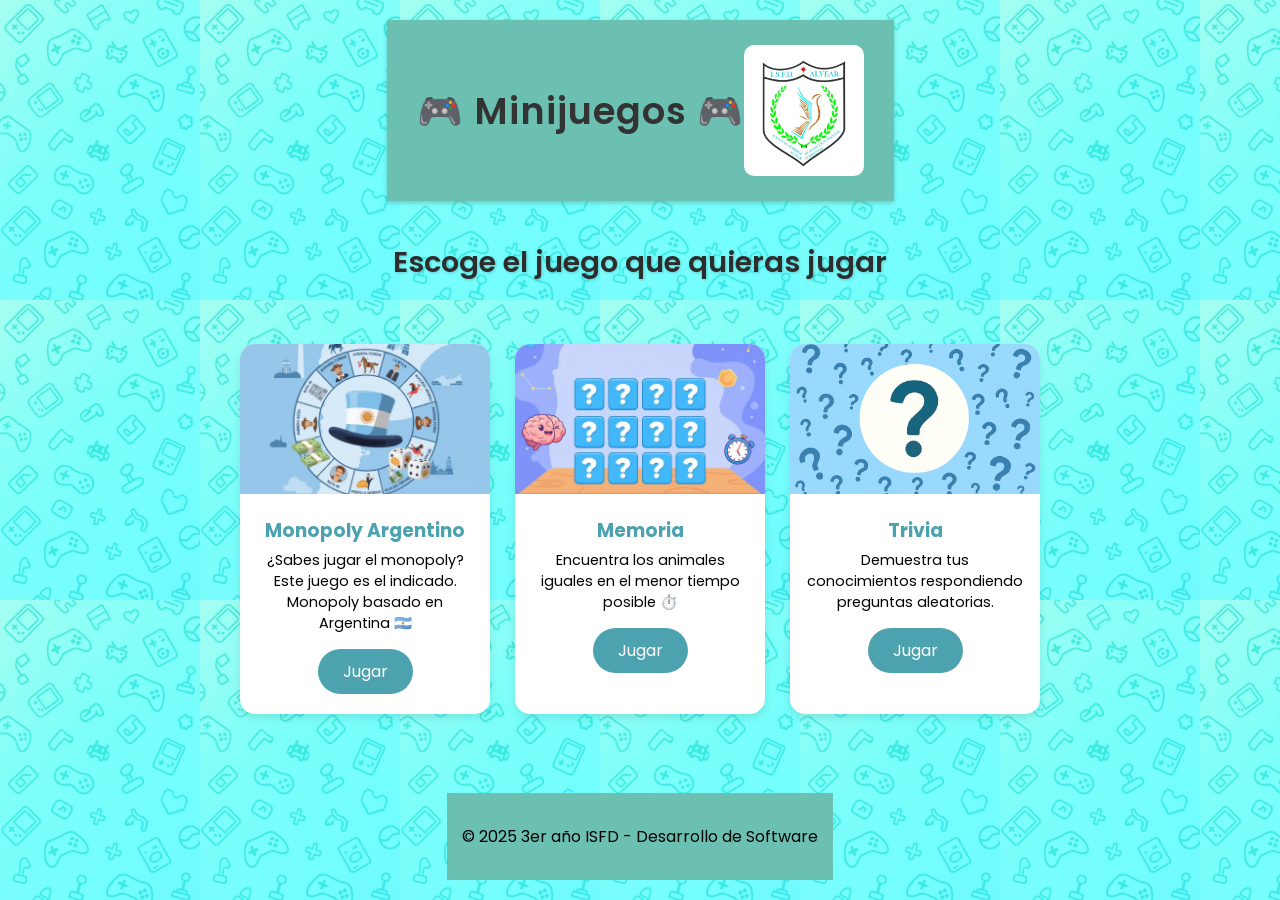
<file: index.html>
<!DOCTYPE html>
<html lang="es">
<head>
    <meta charset="UTF-8">
    <meta name="viewport" content="width=device-width, initial-scale=1.0">
    <title>Expo2025</title>
    <link rel="stylesheet" href="css/style.css">
    <link rel="stylesheet" href="/css/memotest.css">
</head>
<body>
    <header>
        <div class="header-content">
            <div class="titulo">
                <h1>🎮 Minijuegos 🎮</h1>
            </div>
            <img src="img/Escudo del instituto.png" alt="Imagen juegos" class="header-img">
        </div>
    </header>

    <section class="subtitulo">
        <h2>Escoge el juego que quieras jugar</h2>
    </section>

    <main>
        <div class="juego">
            <img src="img/monopolyarg.jpg" alt="Juego 1">
            <h3>Monopoly Argentino</h3>
            <p>¿Sabes jugar el monopoly? Este juego es el indicado.
                Monopoly basado en Argentina 🇦🇷
            </p>
            <a href="/monopoly.html">Jugar</a>
        </div>

        <div class="juego">
            <img src="img/memoria.jpg" alt="Juego 2">
            <h3>Memoria</h3>
            <p>Encuentra los animales iguales en el menor tiempo posible ⏱️</p>
            <a href="/memotest.html"m>Jugar</a>
        </div>

        <div class="juego">
            <img src="img/trivia2.jpg" alt="Juego 3">
            <h3>Trivia</h3>
            <p>Demuestra tus conocimientos respondiendo preguntas aleatorias.</p>
            <a href="/trivia.html">Jugar</a>
        </div>
    </main>

    <footer>
        <p>© 2025 3er año ISFD - Desarrollo de Software</p>
    </footer>
</body>
</html>
</file>
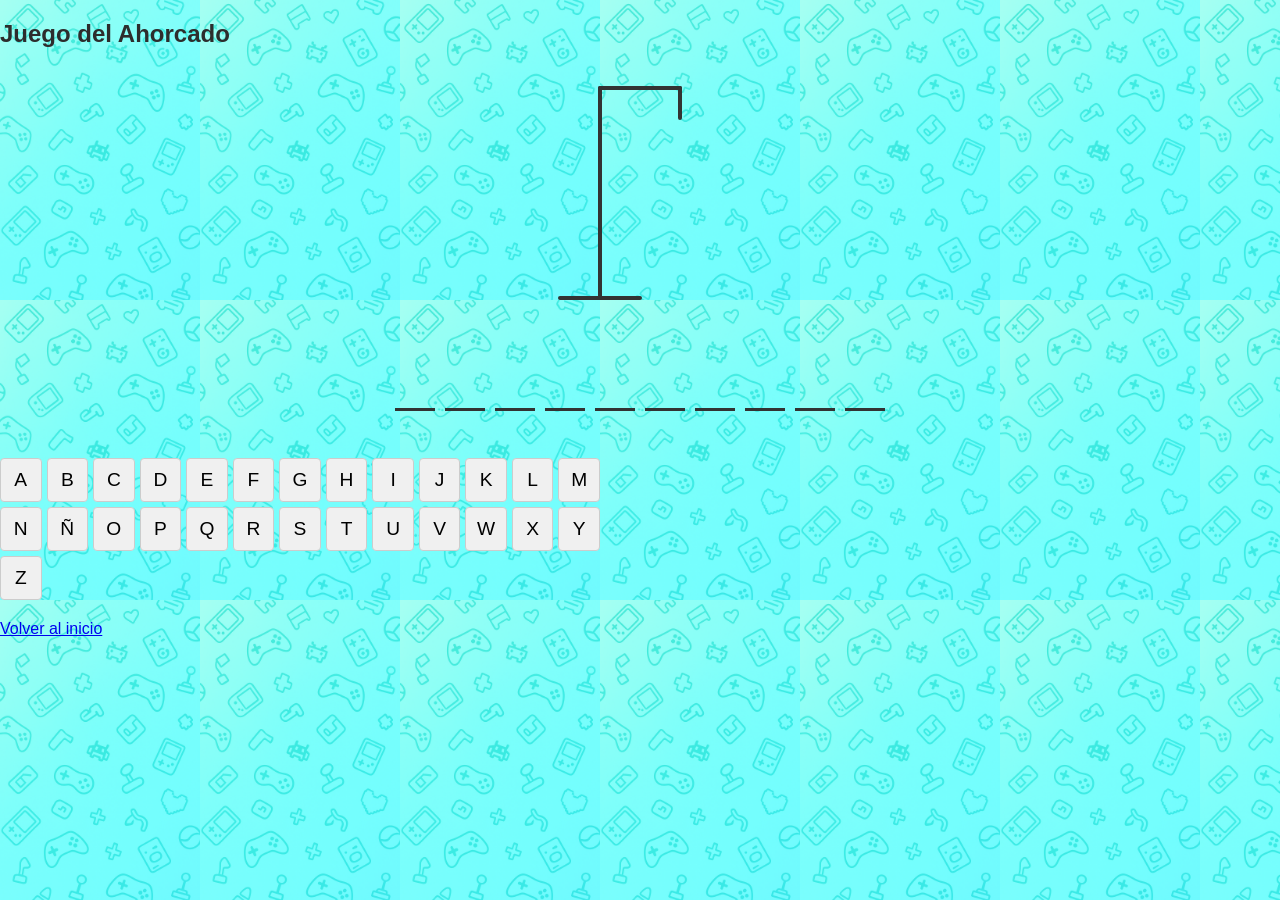
<file: ahorcado.html>
<!DOCTYPE html>
<html lang="es">
<head>
    <meta charset="UTF-8">
    <meta name="viewport" content="width=device-width, initial-scale=1.0">
    <title>Juego del Ahorcado</title>
    <link rel="stylesheet" href="css/style.css"> <link rel="stylesheet" href="css/ahorcado.css"> </head>
<body>
    <div class="container">
        <h2>Juego del Ahorcado</h2>
        <div class="game-content">
            <div class="hangman-box">
                <svg height="250" width="200" class="hangman-svg">
                    <line x1="60" y1="20" x2="140" y2="20" />
                    <line x1="140" y1="20" x2="140" y2="50" />
                    <line x1="60" y1="20" x2="60" y2="230" />
                    <line x1="20" y1="230" x2="100" y2="230" />

                    <circle cx="140" cy="70" r="20" class="hangman-part" /> <line x1="140" y1="90" x2="140" y2="150" class="hangman-part" /> <line x1="140" y1="120" x2="110" y2="100" class="hangman-part" /> <line x1="140" y1="120" x2="170" y2="100" class="hangman-part" /> <line x1="140" y1="150" x2="110" y2="180" class="hangman-part" /> <line x1="140" y1="150" x2="170" y2="180" class="hangman-part" /> </svg>
            </div>
            
            <div id="word-display" class="word-display"></div>
        </div>

        <div id="keyboard" class="keyboard"></div>

        <div id="game-over-message" class="hide">
            <p id="message-text"></p>
            <button id="play-again-btn">Jugar de nuevo</button>
        </div>

        <a href="index.html" class="back-link">Volver al inicio</a>
    </div>

    <script src="js/ahorcado.js"></script>
</body>
</html>
</file>
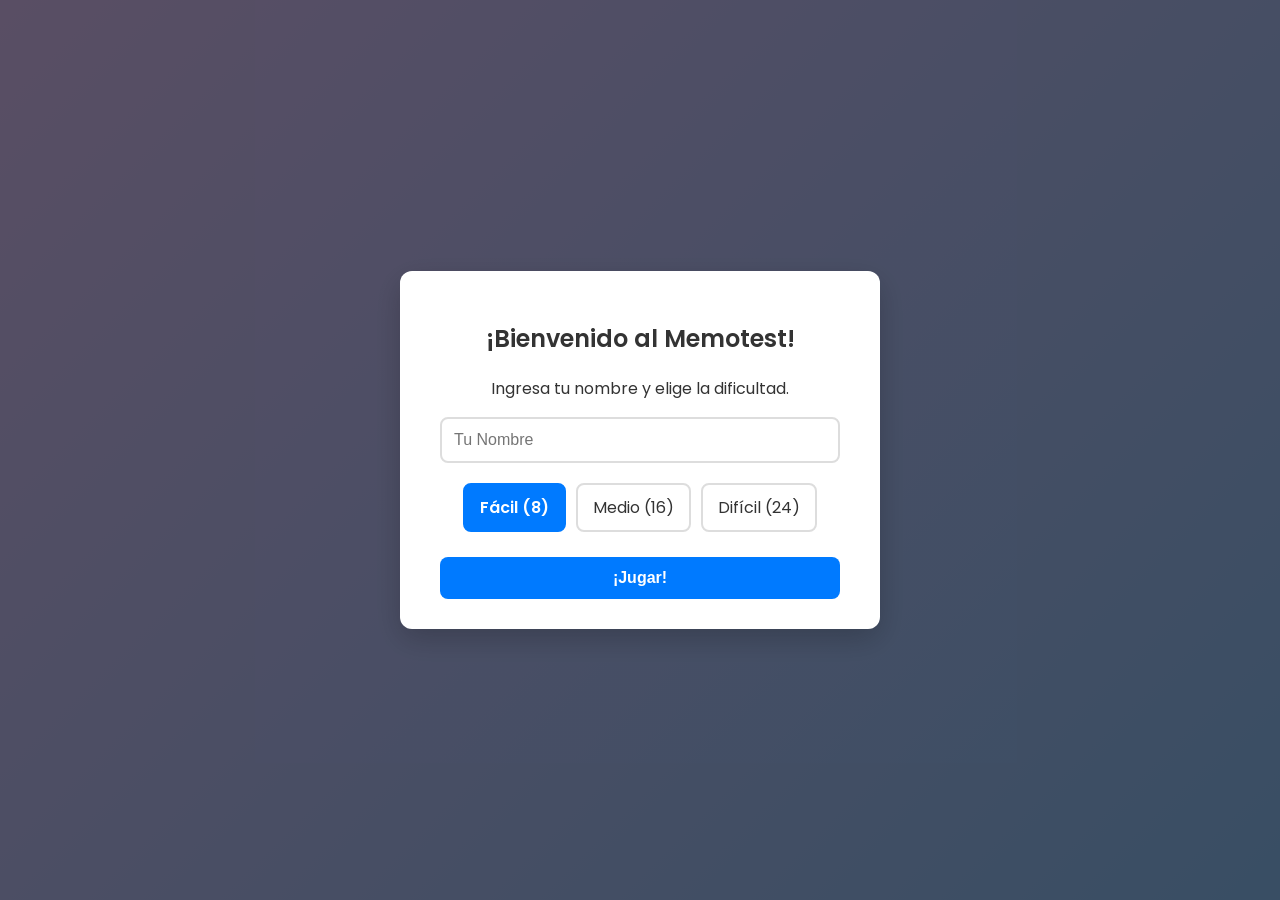
<file: memotest.html>
<!DOCTYPE html>
<html lang="es">
<head>
    <meta charset="UTF-8">
    <meta name="viewport" content="width=device-width, initial-scale=1.0">
    <title>Memotest Pro 🏆</title>
    
    <link rel="preconnect" href="https://fonts.googleapis.com">
    <link rel="preconnect" href="https://fonts.gstatic.com" crossorigin>
    <link href="https://fonts.googleapis.com/css2?family=Poppins:wght@400;600&display.swap" rel="stylesheet">

    <link rel="stylesheet" href="https://cdnjs.cloudflare.com/ajax/libs/font-awesome/6.5.2/css/all.min.css">
    
    <link rel="stylesheet" href="css/memotest.css">
</head>
<body>

    <div id="setup-modal" class="modal-overlay is-visible">
        <div class="modal-content setup-modal">
            <h2>¡Bienvenido al Memotest!</h2>
            <p>Ingresa tu nombre y elige la dificultad.</p>
            
            <input type="text" id="username-input" placeholder="Tu Nombre" maxlength="15">
            
            <div class="difficulty-selector">
                <input type="radio" id="diff-easy" name="difficulty" value="easy" checked>
                <label for="diff-easy">Fácil (8)</label>
                
                <input type="radio" id="diff-medium" name="difficulty" value="medium">
                <label for="diff-medium">Medio (16)</label>
                
                <input type="radio" id="diff-hard" name="difficulty" value="hard">
                <label for="diff-hard">Difícil (24)</label>
            </div>
            
            <button id="start-game-btn">¡Jugar!</button>
        </div>
    </div>


    <div id="game-wrapper" class="is-hidden">
        <h1>Memotest <i class="fa-solid fa-brain" style="color: #ff69b4;"></i></h1>
        
        <div class="stats-container">
            <p>Movimientos: <span id="moves-counter">0</span></p>
            <p>Tiempo: <span id="timer">00:00</span></p>
        </div>

        <div class="game-container">
            <div id="game-board" class="game-board">
                </div>
        </div>
        
        <button id="restart-btn">Cambiar Dificultad</button>
    </div>
    
    <div class="leaderboard-container">
        <h2>🏆 Mejores Puntajes</h2>
        <ol id="leaderboard-list">
            <li>No hay puntajes todavía...</li>
        </ol>
    </div>

    <div id="win-modal" class="modal-overlay">
        <div class="modal-content">
            <h2>¡Ganaste! 🥳</h2>
            <p id="win-stats-text">¡Felicidades, encontraste todos los pares!</p>
            <button id="modal-restart-btn">Jugar de Nuevo</button>
        </div>
    </div>

    <script src="js/memotest.js"></script>
</body>
</html>
</file>
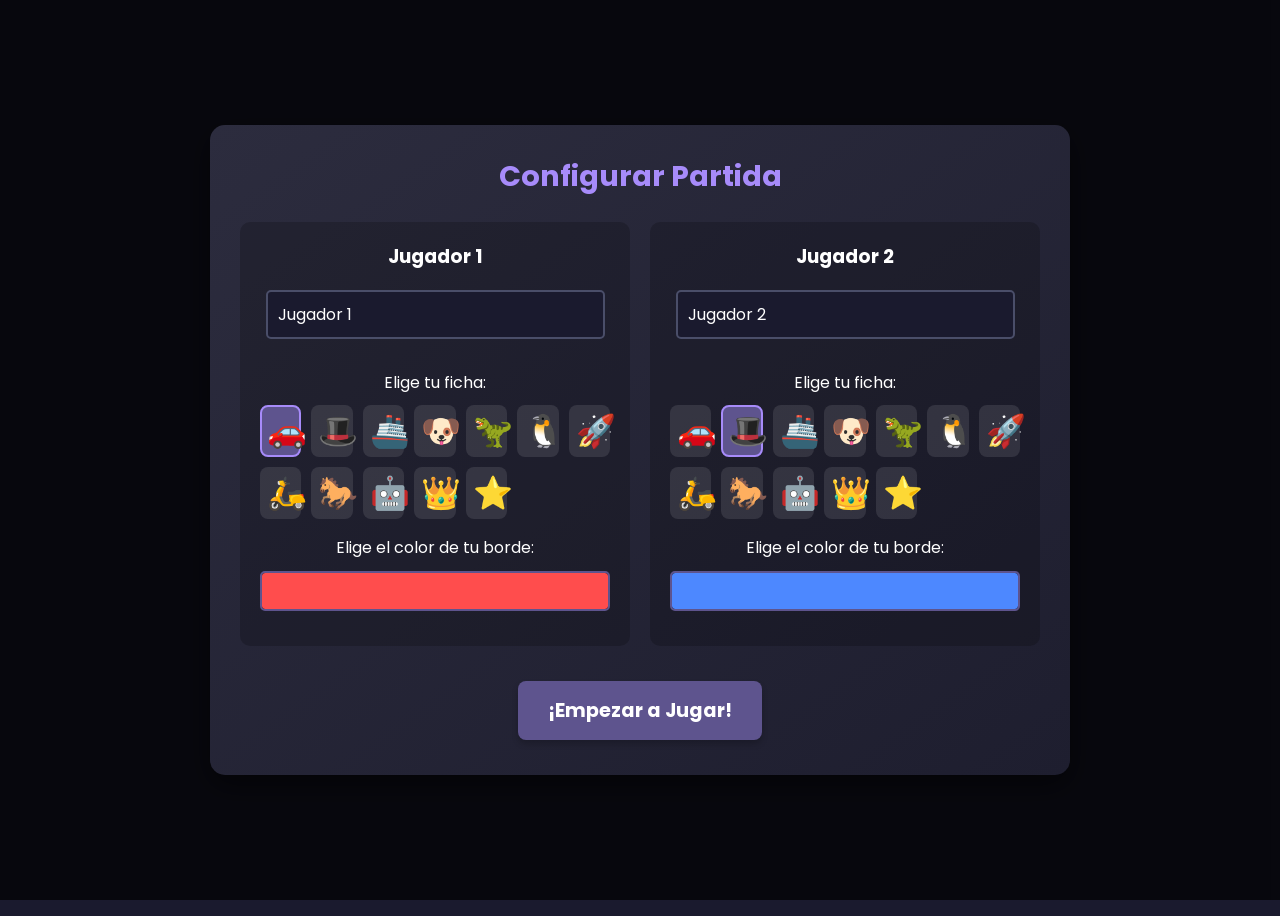
<file: monopoly.html>
<!DOCTYPE html>
<html lang="es">
<head>
    <meta charset="UTF-8">
    <meta name="viewport" content="width=device-width, initial-scale=1.0">
    <title>Monopoly Argentino</title>
    <link rel="preconnect" href="https://fonts.googleapis.com">
    <link rel="preconnect" href="https://fonts.gstatic.com" crossorigin>
    <link href="https://fonts.googleapis.com/css2?family=Poppins:wght@400;600;700&display=swap" rel="stylesheet">
    
    <link rel="stylesheet" href="css/monopoly.css">
</head>
<body>
    <div id="startup-menu" class="modal-overlay visible">
        <div class="modal setup-modal">
            <h2>Configurar Partida</h2>
            
            <div class="setup-container">
                <div class="player-setup">
                    <h3>Jugador 1</h3>
                    <input type="text" id="p1-name" placeholder="Ingresa tu nombre" value="Jugador 1">
                    <p>Elige tu ficha:</p>
                    <div id="emoji-selection-p1" class="emoji-grid"></div>
                    <p>Elige el color de tu borde:</p>
                    <input type="color" id="p1-color" value="#ff4d4d">
                </div>

                <div class="player-setup">
                    <h3>Jugador 2</h3>
                    <input type="text" id="p2-name" placeholder="Ingresa tu nombre" value="Jugador 2">
                    <p>Elige tu ficha:</p>
                    <div id="emoji-selection-p2" class="emoji-grid"></div>
                    <p>Elige el color de tu borde:</p>
                    <input type="color" id="p2-color" value="#4d88ff">
                </div>
            </div>

            <button id="start-game-btn" class="start-btn">¡Empezar a Jugar!</button>
        </div>
    </div>

    <div class="main-container hidden">
        <div id="board" class="board">
            <div class="center-panel">
                <h1 class="game-title">MONOPOLY</h1>
                <div id="player-info" class="player-info"></div>
                <div class="controls">
                    <div class="dice-container">
                        <div id="die-1" class="die"></div>
                        <div id="die-2" class="die"></div>
                    </div>
                    <div id="dice-total" class="dice-total"></div>
                    <button id="roll-dice-btn">🎲 Tirar Dados</button>
                    <button id="manage-btn">⚙️ Gestionar</button>
                </div>
            </div>
        </div>
    </div>

    <div id="purchase-modal-overlay" class="modal-overlay">
        <div class="modal">
            <h2 id="modal-property-name">Nombre Propiedad</h2>
            <p>¿Deseas comprar esta propiedad?</p>
            <div class="modal-buttons">
                <button id="modal-buy-btn" class="modal-btn buy">🛒 Comprar por $</button>
                <button id="modal-pass-btn" class="modal-btn pass">❌ Pasar</button>
            </div>
        </div>
    </div>
    <div id="info-modal-overlay" class="modal-overlay">
        <div class="modal">
            <div id="info-modal-icon" class="modal-icon"></div>
            <h2 id="info-modal-title">Título del Mensaje</h2>
            <p id="info-modal-text">Aquí va el texto del mensaje.</p>
            <div class="modal-buttons">
                <button id="info-modal-ok-btn" class="modal-btn">Aceptar</button>
            </div>
        </div>
    </div>
    <div id="jail-modal-overlay" class="modal-overlay">
        <div class="modal">
            <div class="modal-icon">⛓️</div>
            <h2 id="jail-modal-title">¡Estás en la Cárcel!</h2>
            <p id="jail-modal-text">Elige una opción para intentar salir:</p>
            <div class="modal-buttons">
                <button id="jail-pay-btn" class="modal-btn">Pagar $50</button>
                <button id="jail-roll-btn" class="modal-btn">Tirar Dados (Dobles)</button>
                <button id="jail-card-btn" class="modal-btn hidden">Usar Tarjeta "Salga Gratis"</button>
            </div>
        </div>
    </div>

    <script src="js/monopoly.js"></script>
</body>
</html>
</file>
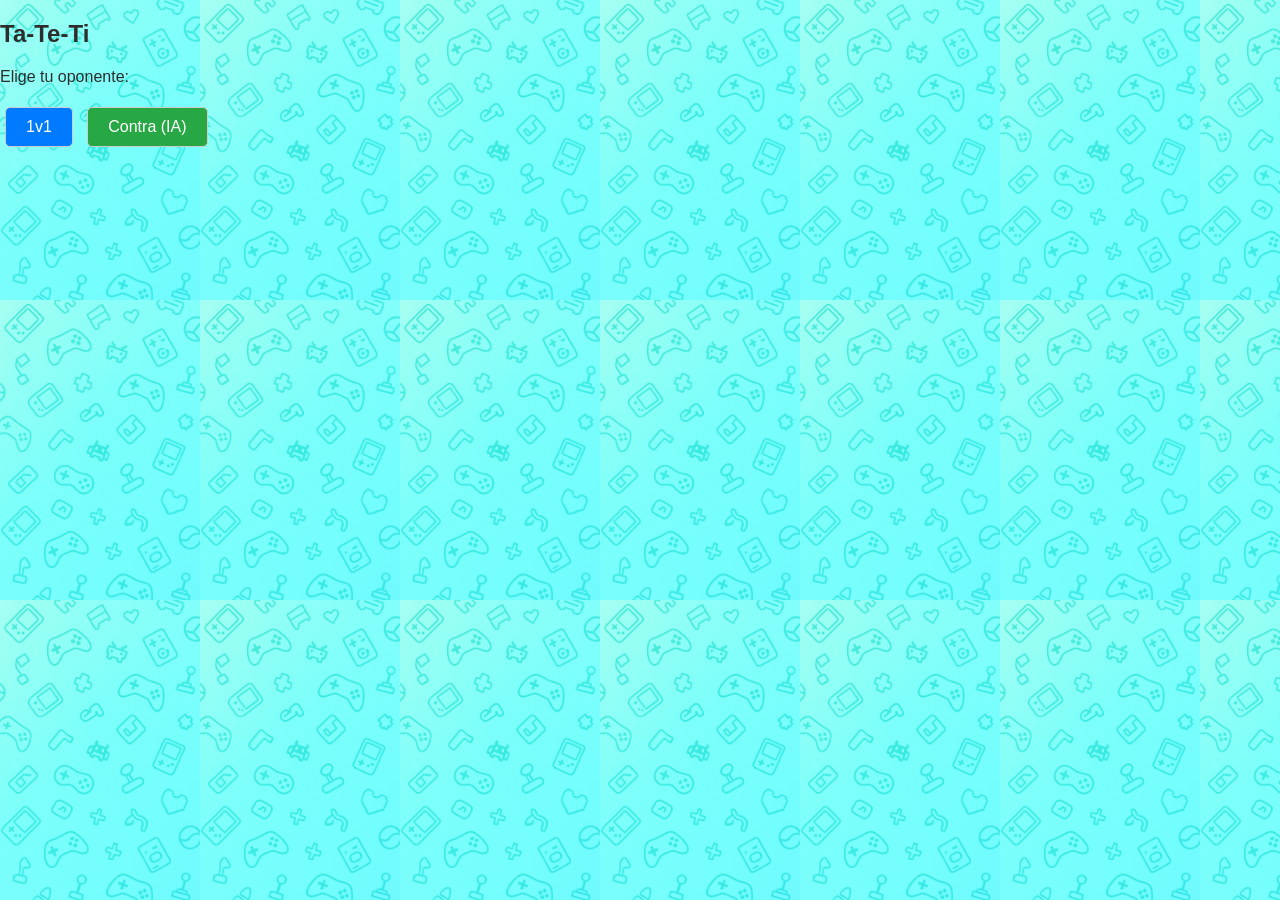
<file: tateti.html>
<!DOCTYPE html>
<html lang="es">
<head>
    <meta charset="UTF-8">
    <title>Ta-Te-Ti</title>
    <link rel="stylesheet" href="css/style.css"> <link rel="stylesheet" href="css/tateti.css">
</head>
<body>
    <div class="container">
        <h2>Ta-Te-Ti</h2>
        
        <div id="game-mode-selection">
            <p>Elige tu oponente:</p>
            <button id="vsPlayer">1v1</button>
            <button id="vsCPU">Contra (IA)</button>
        </div>

        <div id="game-container" class="hide">
            <div id="status" class="status"></div>
            <div id="board" class="board">
                <div class="cell" data-index="0"></div>
                <div class="cell" data-index="1"></div>
                <div class="cell" data-index="2"></div>
                <div class="cell" data-index="3"></div>
                <div class="cell" data-index="4"></div>
                <div class="cell" data-index="5"></div>
                <div class="cell" data-index="6"></div>
                <div class="cell" data-index="7"></div>
                <div class="cell" data-index="8"></div>
            </div>
            <button id="resetButton">Reiniciar Juego</button>
            <a href="index.html">Volver al inicio</a>
        </div>
    </div>
    <script src="js/tateti.js"></script>
</body>
</html>
</file>
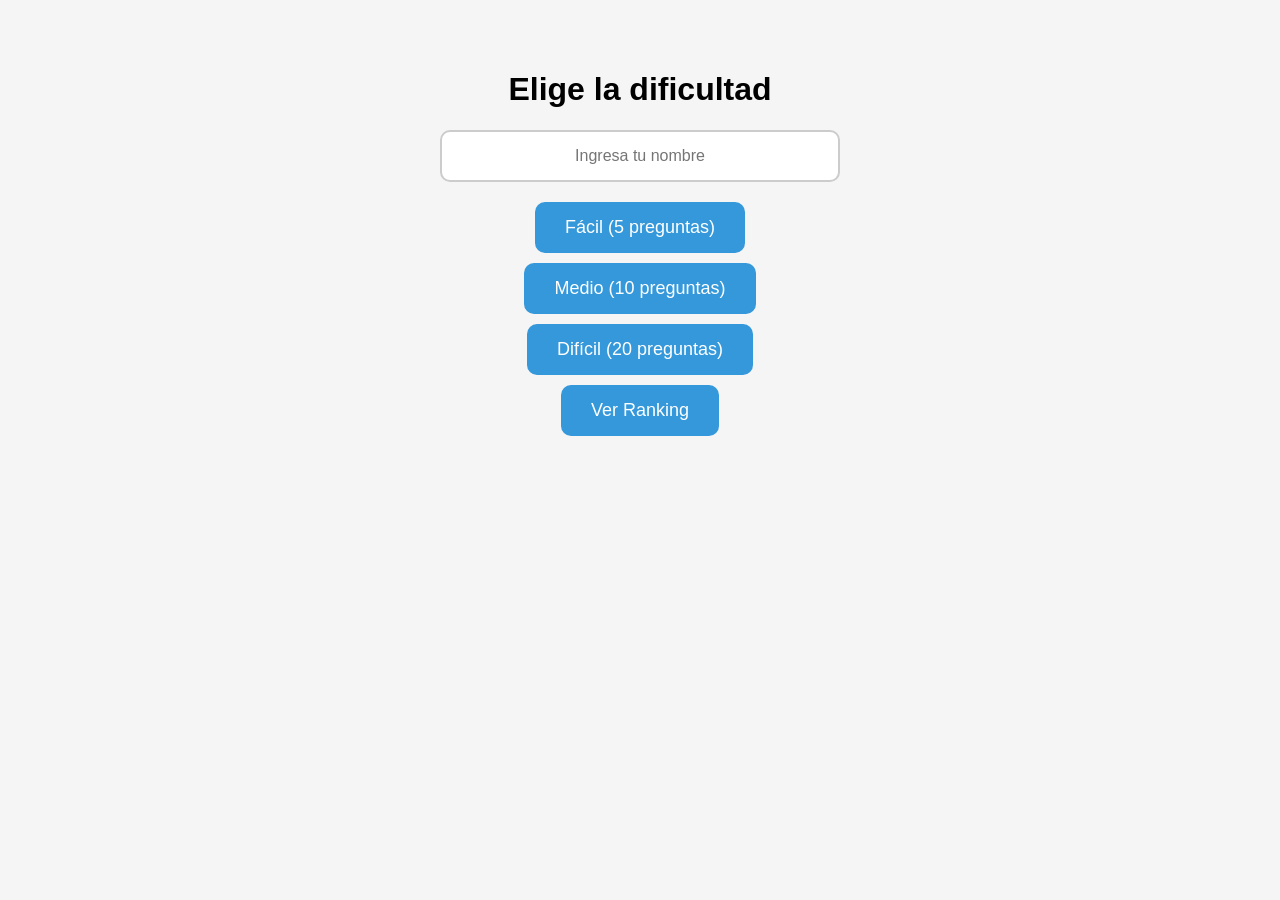
<file: trivia.html>
<!DOCTYPE html>
<html lang="es">
<head>
  <meta charset="UTF-8">
  <meta name="viewport" content="width=device-width, initial-scale=1.0">
  <title>Trivia</title>
  <link rel="stylesheet" href="/css/trivia.css">
</head>
<body>
  <div id="pantalla-dificultad" class="pantalla">
    <h1>Elige la dificultad</h1>
    <input type="text" id="nombre-jugador" placeholder="Ingresa tu nombre">
    <button id="facil">Fácil (5 preguntas)</button>
    <button id="medio">Medio (10 preguntas)</button>
    <button id="dificil">Difícil (20 preguntas)</button>
    <button id="ver-ranking">Ver Ranking</button>
  </div>

  <div id="pantalla-juego" class="pantalla" style="display:none;">
    <div id="temporizador">Tiempo: <span id="tiempo">60</span>s</div>
    <button id="boton-volver-menu" class="boton-esquina">Volver al Menú</button>
    
    <h2 id="pregunta"></h2>
    <div id="opciones"></div>
  </div>

  <div id="pantalla-final" class="pantalla" style="display:none;">
    </div>

  <div id="pantalla-ranking" class="pantalla" style="display:none;">
    <h1>Ranking Histórico</h1>
    <ul id="lista-ranking">
      </ul>
    <button onclick="mostrarDificultad()">Volver</button>
  </div>

  <script src="/js/preguntas.js"></script>
  <script src="/js/script.js"></script>
</body>
</html>
</file>
<file: css/style.css>
/* ====== Estilos Generales ====== */
body {
    position: relative; /* 👈 Esto activa el contexto para el ::before */
    margin: 0;
    font-family: 'Poppins', sans-serif;
    background: linear-gradient(135deg, #b8fff1 0%, #c8f5ff 100%);
    background-attachment: fixed;
    color: #2d2d2d;
    overflow-x: hidden; /* evita barras si la imagen se desborda */
}

body::before {
    content: "";
    position: fixed;
    top: 0;
    left: 0;
    width: 100%;
    height: 100%;
    background-image: url("../img/fondobody.png");
    background-repeat: repeat;
    background-size: 200px;
    opacity: 1; /* podés subirlo si querés que se vea más */
    z-index: -1;
    pointer-events: none; /* evita que interfiera con clics */
}

header {
    background-color: #6cc0b2; /* verde claro */
    color: black;
    padding: 25px 0;
    box-shadow: 0 2px 5px rgba(0,0,0,0.2);
    position: sticky;
}

.header-content {
    max-width: 1000px;
    margin: auto;
    display: flex;
    align-items: center;
    justify-content: space-between;
    padding: 0 30px;
}

.titulo h1 {
    margin: 0;
    font-size: 2.3em;
    letter-spacing: 1px;
}

.header-img {
    width: 120px;
    height: auto;
    border-radius: 10px;
}

.subtitulo {
    text-align: center;
    margin: 40px 0 10px;
}

.subtitulo h2 {
    color: #2d2d2d;
    font-size: 1.8em;
    font-weight: 600;
    margin: 0;
    text-shadow: 1px 1px 3px rgba(0, 0, 0, 0.2);
}

main {
    padding: 40px 20px;
    display: flex;
    flex-wrap: wrap;
    justify-content: center;
    gap: 25px;
    max-width: 1000px;
    margin: auto;
}

/* ====== Tarjetas de Juegos ====== */
.juego {
    background-color:  white;
    width: 250px;
    border-radius: 15px;
    box-shadow: 0 4px 10px rgba(0,0,0,0.1);
    text-align: center;
    transition: transform 0.3s, box-shadow 0.3s;
    overflow: hidden;
}

.juego:hover {
    transform: translateY(-8px);
    box-shadow: 0 6px 15px rgba(0,0,0,0.15);
}

.juego img {
    width: 100%;
    height: 150px;
    object-fit: cover;
}

.juego h3 {
    margin: 15px 0 5px;
    color: #4ca2ae;
}

.juego p {
    font-size: 0.9em;
    margin: 0 15px 15px;
    color: black;
}

.juego a {
    display: inline-block;
    margin-bottom: 20px;
    background-color:  #4ca2ae;
    color: white;
    text-decoration: none;
    padding: 10px 25px;
    border-radius: 25px;
    transition: background-color 0.3s;
}

.juego a:hover {
    background-color: #68d3d6;
}

/* ====== Footer ====== */
footer {
    background-color: #6cc0b2;
    color: rgb(0, 0, 0);
    text-align: center;
    padding: 15px;
    margin-top: 30px;
    position: sticky;
}

/* ====== Responsive ====== */
@media (max-width: 768px) {
    .header-content {
        flex-direction: column;
        align-items: center;
        gap: 15px;
        padding: 0 15px;
    }

    .titulo h1 {
        font-size: 1.8em;
        text-align: center;
    }

    .header-img {
        width: 100px;
    }

    main {
        padding: 20px 10px;
        gap: 15px;
    }

    .juego {
        width: 90%; /* ocupa casi todo el ancho */
    }

    .juego img {
        height: 180px;
    }

    .subtitulo h2 {
        font-size: 1.5em;
    }

    .juego p {
        font-size: 0.85em;
    }

    .juego a {
        padding: 8px 20px;
    }
}

@media (max-width: 480px) {
    .titulo h1 {
        font-size: 1.5em;
    }

    .subtitulo h2 {
        font-size: 1.3em;
    }

    .header-img {
        width: 80px;
    }

    .juego img {
        height: 150px;
    }
}
</file>
<file: css/memotest.css>
/* Importar Google Fonts */
@import url('https://fonts.googleapis.com/css2?family=Poppins:wght@400;600&display=swap');

/* Estilos generales */
body {
    font-family: 'Poppins', sans-serif;
    display: flex;
    flex-direction: column;
    justify-content: center;
    align-items: center;
    min-height: 100vh;
    background: linear-gradient(135deg, #e0c3fc 0%, #8ec5fc 100%);
    color: #333;
    margin: 0;
    padding: 20px;
    box-sizing: border-box;
}

h1, h2 {
    color: #333;
    font-weight: 600;
    text-align: center;
}

/* Clase para ocultar/mostrar secciones */
.is-hidden {
    display: none !important;
}

/* --- Estadísticas (Movimientos y Tiempo) --- */
.stats-container {
    display: flex;
    justify-content: space-around;
    gap: 20px;
    background-color: rgba(255, 255, 255, 0.7);
    padding: 10px 20px;
    border-radius: 8px;
    margin-bottom: 20px;
    font-size: 1.2em;
    font-weight: 600;
    width: 100%;
    max-width: 420px; /* Ancho del tablero medio */
    box-sizing: border-box;
}
#moves-counter, #timer {
    color: #007aff;
    min-width: 50px;
    display: inline-block;
}

/* --- Contenedor del Juego --- */
.game-container {
    padding: 20px;
    background-color: white;
    border-radius: 12px;
    box-shadow: 0 8px 20px rgba(0, 0, 0, 0.1);
    /* Se ajustará al contenido */
    display: inline-block; 
}

/* El tablero (¡sin grid-template-columns fijo!) */
.game-board {
    display: grid;
    gap: 10px;
    perspective: 1000px; 
}

/* Estilo de cada carta (contenedor) */
.memory-card {
    width: 100px;
    height: 100px;
    position: relative;
    cursor: pointer;
    transform-style: preserve-3d;
    transition: transform 0.6s;
    border-radius: 8px;
}
/* Tamaños de carta para dificultades */
.difficulty-easy .memory-card { width: 100px; height: 100px; }
.difficulty-medium .memory-card { width: 100px; height: 100px; }
.difficulty-hard .memory-card { width: 80px; height: 80px; font-size: 40px;}

.memory-card.is-flipped {
    transform: rotateY(180deg);
}

.card-face {
    position: absolute;
    width: 100%;
    height: 100%;
    display: flex;
    justify-content: center;
    align-items: center;
    font-size: inherit; /* Hereda el tamaño de .memory-card */
    border-radius: 8px;
    box-shadow: 0 4px 8px rgba(0, 0, 0, 0.1);
    backface-visibility: hidden; 
}

.card-front {
    background: linear-gradient(135deg, #007aff, #00c6ff);
    color: white;
    font-size: 1.5em; /* Relativo al tamaño de la carta */
    line-height: 1.5;
}

.card-back {
    background-color: #ffffff;
    border: 2px solid #007aff;
    color: #333;
    transform: rotateY(180deg);
}

/* Animación de "shake" para errores */
@keyframes shake {
  0%, 100% { transform: translateX(0) rotateY(180deg); }
  20%, 60% { transform: translateX(-5px) rotateY(180deg); }
  40%, 80% { transform: translateX(5px) rotateY(180deg); }
}
.memory-card.is-flipped.is-wrong {
    animation: shake 0.5s ease-in-out;
}

/* Botón de reiniciar */
#restart-btn {
    margin-top: 20px;
    padding: 12px 24px;
    font-size: 16px;
    font-weight: 600;
    color: white;
    background-color: #ff3b30; /* Rojo para "salir" */
    border: none;
    border-radius: 8px;
    cursor: pointer;
    transition: background-color 0.3s, transform 0.2s;
    width: 100%;
}
#restart-btn:hover { background-color: #c7001e; }
#restart-btn:active { transform: scale(0.98); }

/* --- Estilos de Modales (General) --- */
.modal-overlay {
    display: none;
    position: fixed;
    top: 0;
    left: 0;
    width: 100%;
    height: 100%;
    background-color: rgba(0, 0, 0, 0.6);
    justify-content: center;
    align-items: center;
    z-index: 1000;
}
.modal-overlay.is-visible {
    display: flex;
}
.modal-content {
    background-color: white;
    padding: 30px 40px;
    border-radius: 12px;
    text-align: center;
    box-shadow: 0 10px 30px rgba(0, 0, 0, 0.2);
    transform: scale(0.8);
    opacity: 0;
    animation: zoomIn 0.3s forwards;
    width: 90%;
    max-width: 400px;
}
@keyframes zoomIn { to { transform: scale(1); opacity: 1; } }

/* Estilos para el Modal de Inicio (Setup) */
.setup-modal input[type="text"] {
    width: 100%;
    padding: 12px;
    font-size: 16px;
    border: 2px solid #ddd;
    border-radius: 8px;
    margin-bottom: 20px;
    box-sizing: border-box;
}
.difficulty-selector {
    display: flex;
    justify-content: center;
    margin-bottom: 25px;
}
/* Ocultamos el radio button real */
.difficulty-selector input[type="radio"] {
    display: none;
}
.difficulty-selector label {
    padding: 10px 15px;
    border: 2px solid #ddd;
    border-radius: 8px;
    cursor: pointer;
    margin: 0 5px;
    transition: all 0.2s;
}
/* Estilo cuando el radio está seleccionado */
.difficulty-selector input[type="radio"]:checked + label {
    background-color: #007aff;
    color: white;
    border-color: #007aff;
    font-weight: 600;
}

/* Estilos para Botones de Modal */
#modal-restart-btn, #start-game-btn {
    padding: 12px 24px;
    font-size: 16px;
    font-weight: 600;
    color: white;
    background-color: #007aff;
    border: none;
    border-radius: 8px;
    cursor: pointer;
    transition: background-color 0.3s;
    width: 100%;
}
#modal-restart-btn:hover, #start-game-btn:hover {
    background-color: #0056b3;
}

/* --- Estilos del Leaderboard --- */
.leaderboard-container {
    width: 100%;
    max-width: 420px;
    background-color: rgba(255, 255, 255, 0.7);
    border-radius: 12px;
    padding: 10px 20px;
    margin-top: 20px;
    box-sizing: border-box;
}
.leaderboard-container h2 {
    margin-top: 10px;
    font-size: 1.4em;
}
#leaderboard-list {
    list-style: decimal;
    padding-left: 30px;
}
#leaderboard-list li {
    padding: 5px 0;
    font-size: 1.1em;
    border-bottom: 1px solid #ddd;
}
#leaderboard-list li:last-child {
    border-bottom: none;
}
</file>
<file: css/ahorcado.css>
/* Estilos para el juego del Ahorcado */
.game-content {
    display: flex;
    flex-direction: column;
    align-items: center;
    gap: 20px;
}

.hangman-box {
    height: 280px;
    width: 200px;
}

.hangman-svg line, .hangman-svg circle {
    stroke: #333;
    stroke-width: 4;
    fill: none;
    stroke-linecap: round;
}

.hangman-part {
    /* Ocultamos las partes del cuerpo al inicio */
    visibility: hidden;
}

.word-display {
    display: flex;
    gap: 10px;
    margin-bottom: 20px;
    min-height: 50px;
}

.letter-box {
    width: 40px;
    height: 40px;
    border-bottom: 3px solid #333;
    display: flex;
    justify-content: center;
    align-items: center;
    font-size: 2rem;
    font-weight: bold;
    text-transform: uppercase;
}

.keyboard {
    display: grid;
    grid-template-columns: repeat(auto-fit, minmax(40px, 1fr));
    gap: 5px;
    width: 100%;
    max-width: 600px;
    margin-top: 20px;
}

.key {
    padding: 10px;
    font-size: 1.2rem;
    text-transform: uppercase;
    cursor: pointer;
    border: 1px solid #ccc;
    border-radius: 4px;
    background-color: #f0f0f0;
    transition: background-color 0.2s;
}

.key:hover {
    background-color: #ddd;
}

.key:disabled {
    cursor: not-allowed;
    background-color: #999;
    color: #eee;
}

.key.correct {
    background-color: #28a745; /* Verde */
    color: white;
}

.key.wrong {
    background-color: #dc3545; /* Rojo */
    color: white;
}

.hide {
    display: none;
}

#game-over-message {
    text-align: center;
    margin-top: 20px;
}

#message-text {
    font-size: 1.5rem;
    font-weight: bold;
    margin-bottom: 10px;
}

#play-again-btn {
    padding: 10px 20px;
    font-size: 1em;
    cursor: pointer;
    background-color: #007bff;
    color: white;
    border: none;
    border-radius: 5px;
}

.back-link {
    display: block;
    margin-top: 20px;
}
</file>
<file: css/monopoly.css>
body { 
    background-color: #1a1a2e; 
    display: flex; 
    justify-content: center; 
    align-items: center; 
    height: 100vh; 
    font-family: 'Poppins', sans-serif; 
    color: white; 
    overflow: hidden;
}

.hidden { display: none !important; }

/* --- ESTILOS PARA ESCRITORIO (PANTALLAS GRANDES) --- */
@media (min-width: 801px) {
    .main-container { 
        position: relative; 
        width: min(95vh, 900px);
        height: min(95vh, 900px);
    }
    .board { 
        width: 100%; 
        height: 100%; 
        display: grid; 
        grid-template-columns: 1.4fr repeat(9, 1fr) 1.4fr; 
        grid-template-rows: 1.4fr repeat(9, 1fr) 1.4fr; 
    }
    .center-panel { 
        grid-column: 2 / 11;
        grid-row: 2 / 11;
        width: 100%;
        height: 100%;
        position: relative;
    }
    .game-title { font-size: clamp(2em, 6vw, 4em); }
    .player-info div { font-size: clamp(12px, 2.2vw, 18px); }
    .die { font-size: clamp(5px, 1.2vw, 9px); }
}

/* --- ESTILOS PARA MÓVILES Y PANTALLAS PEQUEÑAS --- */
@media (max-width: 800px) {
    body {
        height: auto;
        overflow: auto;
    }
    .main-container {
        display: flex;
        flex-direction: column;
        width: 100%;
        padding: 10px;
        box-sizing: border-box;
    }
    .board {
        width: 100%;
        aspect-ratio: 1 / 1;
        display: grid;
        grid-template-columns: 1.4fr repeat(9, 1fr) 1.4fr; 
        grid-template-rows: 1.4fr repeat(9, 1fr) 1.4fr; 
    }
    .center-panel {
        grid-column: 1 / -1;
        grid-row: 1 / -1;
        position: relative;
        display: flex;
        align-items: center;
        flex-direction: column;
        justify-content: center;
    }
    .board .player-info, .board .controls {
        display: none;
    }
    .game-title { font-size: 15vw; }
    .main-container::after {
        content: '';
        display: block;
        order: 2;
        background-color: #16213e;
        border: 2px solid #4a4e69;
        border-radius: 10px;
        padding: 15px;
        margin-top: 20px;
        background: #16213e;
    }
    .main-container > .board > .center-panel {
        background: transparent;
        border: none;
    }
    .controls {
        order: 3;
        background-color: #16213e;
        border: 2px solid #4a4e69;
        border-radius: 10px;
        padding: 15px;
        margin-top: -1px;
        width: calc(100% - 20px);
        box-sizing: border-box;
        display: flex;
        flex-direction: column;
        align-items: center;
    }
    .player-info {
        order: 2;
        width: calc(100% - 20px);
        box-sizing: border-box;
        background-color: #16213e;
        border: 2px solid #4a4e69;
        border-bottom: none;
        border-radius: 10px 10px 0 0;
        padding: 15px;
        margin-top: 20px;
        text-align: center;
    }
     .player-info div { font-size: 1.1em; }
     .die { font-size: 8px; }
     .cell { font-size: 2.5vw; }
     .cell .price { font-size: 2.8vw; }
}


/* --- ESTILOS COMUNES --- */
.board { 
    background-color: #0f0f1a; 
    border: 3px solid #4a4e69; 
    box-sizing: border-box; 
    border-radius: 10px; 
    gap: 2px;
    position: relative;
}
.cell { 
    border: 1px solid #4a4e69;
    box-shadow: 0 0 0px #0000; 
    position: relative; 
    display: flex; 
    flex-direction: column; 
    align-items: center; 
    justify-content: center; 
    text-align: center; 
    padding: 2%;
    box-sizing: border-box; 
    transition: border-color 0.4s ease, box-shadow 0.4s ease; 
    background-color: #16213e; 
    border-radius: 4px; 
    gap: 5%;
    font-weight: 600;
}
.cell .name { text-transform: uppercase; line-height: 1.2; }
.cell .price { 
    font-weight: bold; 
    background-color: rgba(0, 0, 0, 0.4); 
    padding: 2% 5%; 
    border-radius: 5px; 
    width: auto; 
}
.color-bar { width: 100%; height: 15%; flex-shrink: 0; }
.corner { justify-content: center !important; font-weight: 700; }

#cell-0::before, #cell-10::before, #cell-20::before, #cell-30::before { font-size: clamp(24px, 4vw, 40px); margin-bottom: 5px; }
#cell-0::before  { content: '🚀'; }
#cell-10::before { content: '👮'; }
#cell-20::before { content: '🅿️'; }
#cell-30::before { content: '🚓'; }

.tokens-container { position: absolute; top: 0; left: 0; width: 100%; height: 100%; display: flex; justify-content: center; align-items: center; gap: 5px; z-index: 10; pointer-events: none; }
.player-token { font-size: clamp(18px, 3vw, 32px); text-shadow: 0 0 8px black; line-height: 1; transition: transform 0.2s ease; }

.center-panel { 
    z-index: 20;
    background-color: #16213e; 
    display: flex; 
    flex-direction: column; 
    justify-content: center; 
    align-items: center; 
    border: 2px solid #4a4e69; 
    border-radius: 5px; 
}
.dice-container { display: flex; gap: 20px; margin-bottom: 10px; perspective: 1000px; }
.dice-total { font-size: clamp(1.5em, 3vw, 2.2em); font-weight: bold; color: #fff; height: 1.2em; margin-bottom: 15px; text-align: center; text-shadow: 0 0 5px rgba(0,0,0,0.5); }
.die { 
    width: 6em; 
    height: 6em; 
    background-color: #fff; 
    border-radius: 1em; 
    box-shadow: 0 0.5em 1.5em rgba(0,0,0,0.3); 
    display: grid; 
    padding: 0.5em; 
    box-sizing: border-box; 
}
.die.rolling { animation: roll 1s ease-in-out; }
.dot { width: 1.2em; height: 1.2em; background-color: #16213e; border-radius: 50%; }

.face-1 { grid-template-areas: ". . ." ". a ." ". . ."; }
.face-2 { grid-template-areas: "a . ." ". . ." ". . b"; }
.face-3 { grid-template-areas: "a . ." ". b ." ". . c"; }
.face-4 { grid-template-areas: "a . b" ". . ." "c . d"; }
.face-5 { grid-template-areas: "a . b" ". c ." "d . e"; }
.face-6 { grid-template-areas: "a . b" "c . d" "e . f"; }
.face-1 .dot:nth-child(1) { grid-area: a; justify-self: center; align-self: center; }
.face-2 .dot:nth-child(1) { grid-area: a; } .face-2 .dot:nth-child(2) { grid-area: b; justify-self: end; align-self: end; }
.face-3 .dot:nth-child(1) { grid-area: a; } .face-3 .dot:nth-child(2) { grid-area: b; justify-self: center; align-self: center; } .face-3 .dot:nth-child(3) { grid-area: c; justify-self: end; align-self: end; }
.face-4 .dot:nth-child(1) { grid-area: a; } .face-4 .dot:nth-child(2) { grid-area: b; justify-self: end; } .face-4 .dot:nth-child(3) { grid-area: c; align-self: end; } .face-4 .dot:nth-child(4) { grid-area: d; justify-self: end; align-self: end; }
.face-5 .dot:nth-child(1) { grid-area: a; } .face-5 .dot:nth-child(2) { grid-area: b; justify-self: end; } .face-5 .dot:nth-child(3) { grid-area: c; justify-self: center; align-self: center; } .face-5 .dot:nth-child(4) { grid-area: d; align-self: end; } .face-5 .dot:nth-child(5) { grid-area: e; justify-self: end; align-self: end; }
.face-6 .dot:nth-child(1) { grid-area: a; } .face-6 .dot:nth-child(2) { grid-area: b; justify-self: end; } .face-6 .dot:nth-child(3) { grid-area: c; align-self: center; } .face-6 .dot:nth-child(4) { grid-area: d; justify-self: end; align-self: center; } .face-6 .dot:nth-child(5) { grid-area: e; align-self: end; } .face-6 .dot:nth-child(6) { grid-area: f; justify-self: end; align-self: end; }
@keyframes roll { 0% { transform: rotateX(0deg) rotateY(0deg) rotateZ(0deg); } 100% { transform: rotateX(720deg) rotateY(720deg) rotateZ(360deg); } }
.house-display { position: absolute; top: 30px; left: 50%; transform: translateX(-50%); font-size: 18px; width: 100%; z-index: 6;}

.controls button, .modal-btn, .start-btn { background: #5e548e; color: white; border: none; border-radius: 8px; padding: 0.8em 1.2em; font-size: clamp(12px, 1.8vw, 15px); font-weight: bold; font-family: 'Poppins', sans-serif; cursor: pointer; transition: background-color 0.3s, transform 0.1s; box-shadow: 0 4px 6px rgba(0, 0, 0, 0.2); display: inline-flex; align-items: center; gap: 8px; margin: 5px; }
.controls button:hover, .modal-btn:hover, .start-btn:hover { background-color: #4f467b; }
.controls button:active, .modal-btn:active, .start-btn:active { transform: translateY(2px); box-shadow: 0 2px 3px rgba(0, 0, 0, 0.2); }
.modal-btn.pass { background-color: #7f7f7f; }
.modal-btn.pass:hover { background-color: #6a6a6a; }
.modal-overlay { position: fixed; top: 0; left: 0; width: 100%; height: 100%; background-color: rgba(0, 0, 0, 0.7); display: flex; justify-content: center; align-items: center; z-index: 100; opacity: 0; visibility: hidden; transition: opacity 0.3s ease; }
.modal-overlay.visible { opacity: 1; visibility: visible; }
.modal { background: linear-gradient(145deg, #2c2c3e, #1e1e2f); color: white; padding: 30px; border-radius: 15px; box-shadow: 0 10px 30px rgba(0, 0, 0, 0.5); text-align: center; transform: translateY(-20px); transition: transform 0.3s ease; width: 90%; max-width: 500px; }
.modal-overlay.visible .modal { transform: translateY(0); }
.modal-icon { font-size: 4em; margin-bottom: 15px; }
.modal h2 { margin-top: 0; font-size: 1.8em; color: #a78bfa; }
.modal p { margin-bottom: 20px; font-size: 1.1em; line-height: 1.6; }
.modal-buttons { display: flex; gap: 15px; justify-content: center; flex-wrap: wrap; }
.setup-modal { max-width: 800px; }
.setup-container { display: flex; gap: 20px; flex-wrap: wrap; }
.player-setup { flex: 1; min-width: 250px; background-color: rgba(0, 0, 0, 0.2); border-radius: 10px; padding: 20px; margin-bottom: 15px; }
.player-setup h3 { margin-top: 0; }
.player-setup p { margin-bottom: 10px; font-size: 1em; }
.player-setup input[type="text"] { width: 90%; padding: 10px; font-size: 1em; border-radius: 5px; border: 2px solid #4a4e69; background-color: #1a1a2e; color: white; margin-bottom: 15px; font-family: 'Poppins', sans-serif; }
.player-setup input[type="color"] { width: 100%; height: 40px; padding: 0; border: none; background: none; cursor: pointer; border-radius: 5px; overflow: hidden; -webkit-appearance: none; -moz-appearance: none; appearance: none; border: 2px solid #5e548e; margin-bottom: 15px; }
.player-setup input[type="color"]::-webkit-color-swatch-wrapper { padding: 0; }
.player-setup input[type="color"]::-webkit-color-swatch { border: none; border-radius: 3px; }
.player-setup input[type="color"]::-moz-color-swatch { border: none; border-radius: 3px; }
.emoji-grid { display: grid; grid-template-columns: repeat(auto-fit, minmax(40px, 1fr)); gap: 10px; margin-bottom: 15px; }
.emoji-choice { font-size: 2em; padding: 5px; border: 2px solid transparent; border-radius: 8px; background-color: rgba(255, 255, 255, 0.1); cursor: pointer; transition: all 0.2s; }
.emoji-choice:hover { background-color: rgba(255, 255, 255, 0.2); }
.emoji-choice.selected { border-color: #a78bfa; background-color: #5e548e; }
.start-btn { padding: 15px 30px; font-size: 1.2em; margin-top: 20px; }
</file>
<file: css/tateti.css>
/* css/tateti.css */

.board {
    display: grid;
    /* Crea una grilla de 3 columnas, cada una de 100px de ancho */
    grid-template-columns: repeat(3, 100px);
    grid-gap: 5px; /* Espacio entre las casillas */
    margin-top: 20px;
    margin-bottom: 20px;
}

.cell {
    width: 100px;
    height: 100px;
    background-color: #f0f0f0;
    border: 2px solid #ccc;
    border-radius: 5px;
    display: flex;
    justify-content: center;
    align-items: center;
    font-size: 3rem; /* Tamaño de la 'X' y 'O' */
    font-weight: bold;
    cursor: pointer;
    transition: background-color 0.3s;
}

.cell:hover {
    background-color: #e0e0e0;
}

.status {
    font-size: 1.2em;
    margin-bottom: 15px;
}

#resetButton {
    padding: 10px 20px;
    font-size: 1em;
    cursor: pointer;
    border: none;
    background-color: #dc3545;
    color: white;
    border-radius: 5px;
    margin-right: 10px;
}

#resetButton:hover {
    background-color: #c82333;
}

a {
    text-decoration: none;
    color: #007bff;
    font-size: 1em;
}

/* css/tateti.css (añadir al final) */

#game-mode-selection button {
    padding: 10px 20px;
    font-size: 1em;
    cursor: pointer;
    margin: 5px;
    border: 1px solid #ccc;
    border-radius: 5px;
}

#vsPlayer {
    background-color: #007bff;
    color: white;
}
#vsCPU {
    background-color: #28a745;
    color: white;
}

.hide {
    display: none;
}
</file>
<file: css/trivia.css>
body {
  font-family: Arial, sans-serif;
  text-align: center;
  margin: 0;
  padding: 0;
  background-color: #f5f5f5;
}

.pantalla {
  padding: 50px 20px;
}

button {
  display: block;
  margin: 10px auto;
  padding: 15px 30px;
  font-size: 18px;
  cursor: pointer;
  border: none;
  border-radius: 10px;
  background-color: #3498db;
  color: white;
  transition: 0.3s;
}

button:hover {
  background-color: #2980b9;
}

#opciones button {
  width: 60%;
}

#opciones button:disabled {
  opacity: 0.6;
  cursor: not-allowed;
}

#nombre-jugador {
  display: block;
  margin: 20px auto;
  padding: 15px;
  font-size: 16px;
  width: 60%;
  max-width: 400px;
  box-sizing: border-box; /* Importante para que el padding no desborde */
  border: 2px solid #ccc;
  border-radius: 10px;
  text-align: center;
}

/* Estilos para las listas de ranking */
#lista-ranking, #lista-ranking-final {
  list-style: none;
  padding: 0;
  max-width: 400px;
  margin: 20px auto;
  text-align: left;
  border: 1px solid #ddd;
  border-radius: 10px;
  max-height: 300px; /* Para que no sea muy larga */
  overflow-y: auto; /* Scroll si hay muchos puntajes */
}

#lista-ranking li, #lista-ranking-final li {
  background: #eee;
  padding: 12px 15px;
  margin: 0;
  border-bottom: 1px solid #ddd;
}

#lista-ranking li:first-child, #lista-ranking-final li:first-child {
  border-top-left-radius: 10px;
  border-top-right-radius: 10px;
  font-weight: bold; /* Destacar al primero */
  background: #e0f0ff;
}

#lista-ranking li:last-child, #lista-ranking-final li:last-child {
  border-bottom: none;
  border-bottom-left-radius: 10px;
  border-bottom-right-radius: 10px;
}


/* --- ESTILOS AÑADIDOS --- */

/* Posiciona la pantalla de juego de forma relativa */
#pantalla-juego {
  position: relative;
  padding-top: 80px; /* Más padding superior para dejar espacio */
}

/* Estilo para el temporizador */
#temporizador {
  position: absolute;
  top: 20px;
  left: 20px;
  font-size: 20px;
  font-weight: bold;
  color: #333;
}

/* Estilo para el botón de volver */
.boton-esquina {
  position: absolute;
  top: 15px;
  right: 15px;
  padding: 8px 12px;
  font-size: 14px;
  background-color: #f39c12; /* Color naranja */
  width: auto; /* Anula el ancho por defecto de los botones */
  margin: 0; /* Anula el margen por defecto */
}

.boton-esquina:hover {
  background-color: #e67e22;
}
</file>
